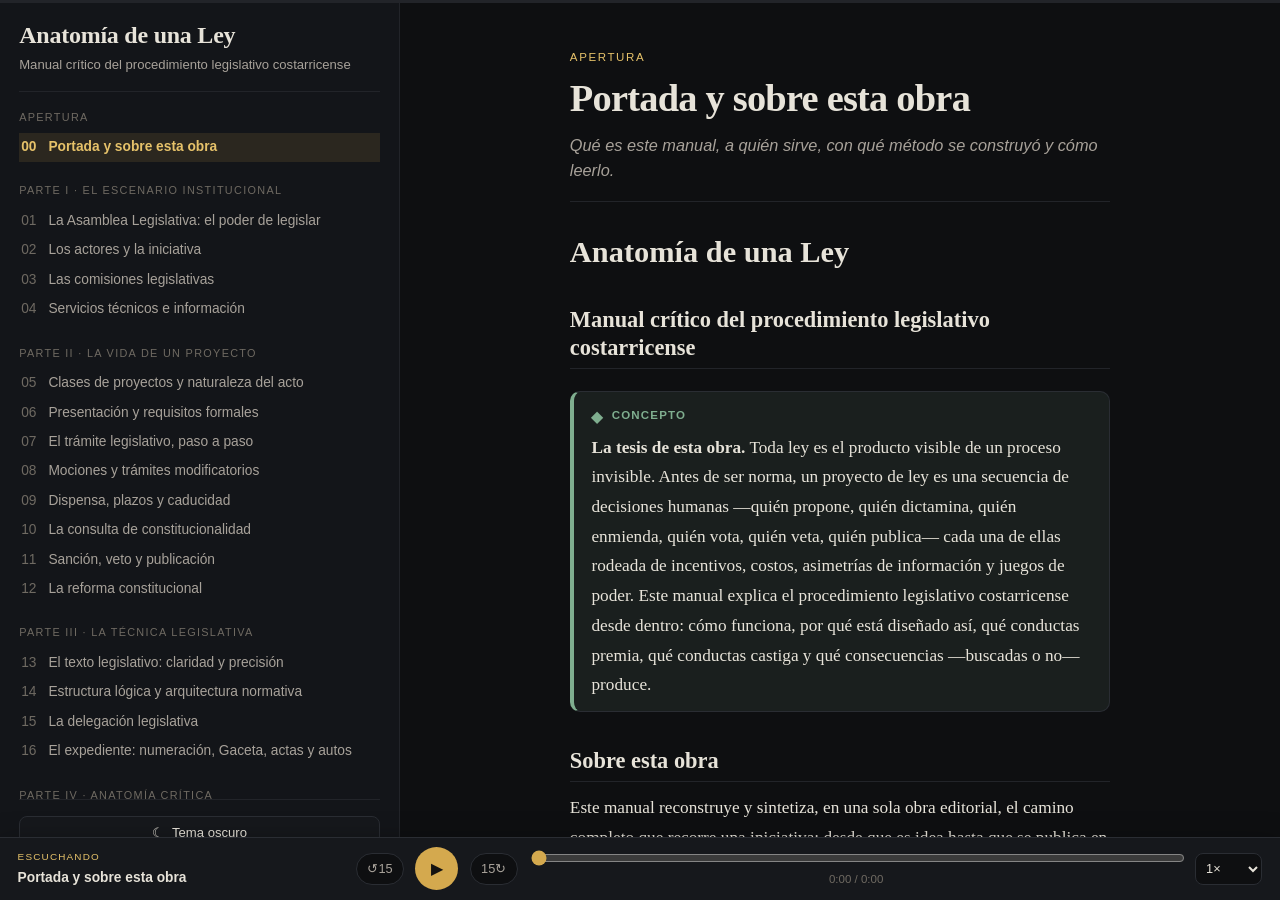
<file: index.html>
<!DOCTYPE html>
<html lang="es">
<head>
  <meta charset="UTF-8" />
  <meta http-equiv="refresh" content="0; url=web/index.html" />
  <title>Anatomía de una Ley — Manual crítico del procedimiento legislativo costarricense</title>
</head>
<body>
  <p>Redirigiendo a <a href="web/index.html">Anatomía de una Ley</a>…</p>
</body>
</html>
</file>
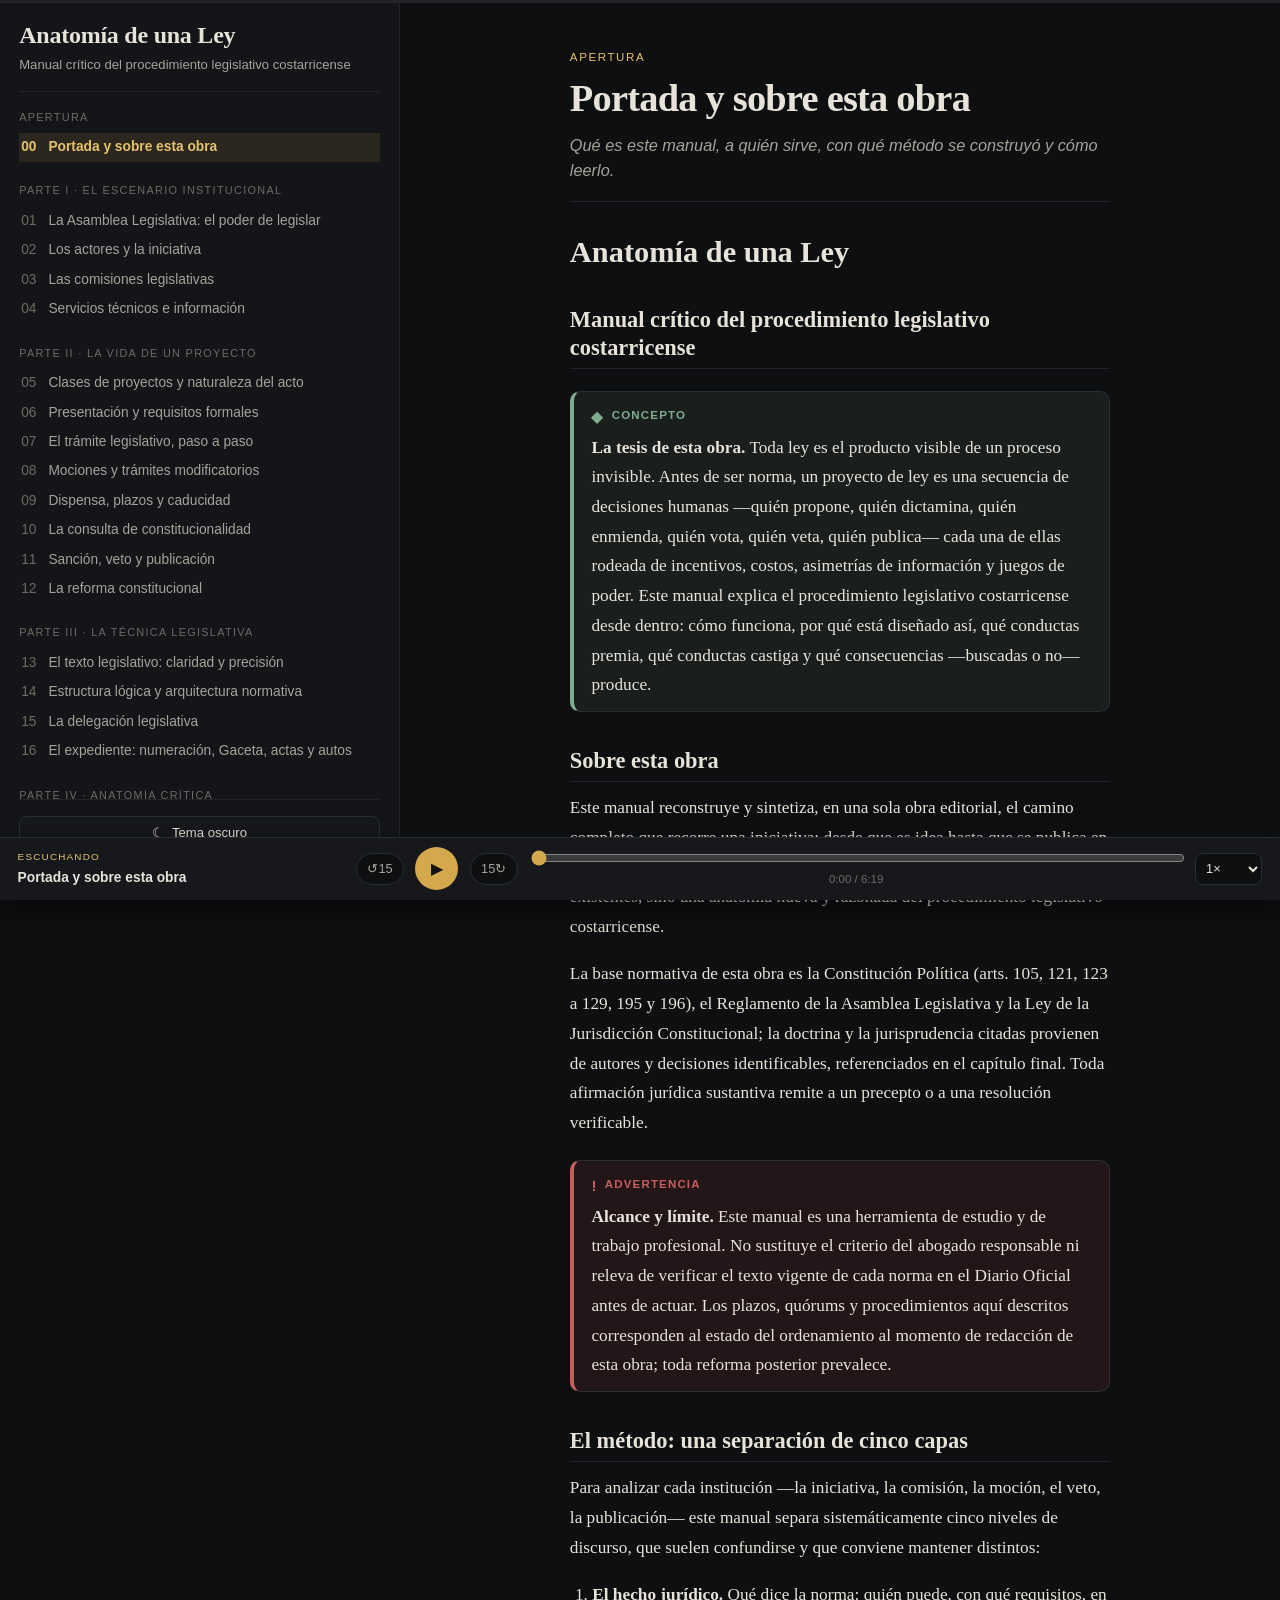
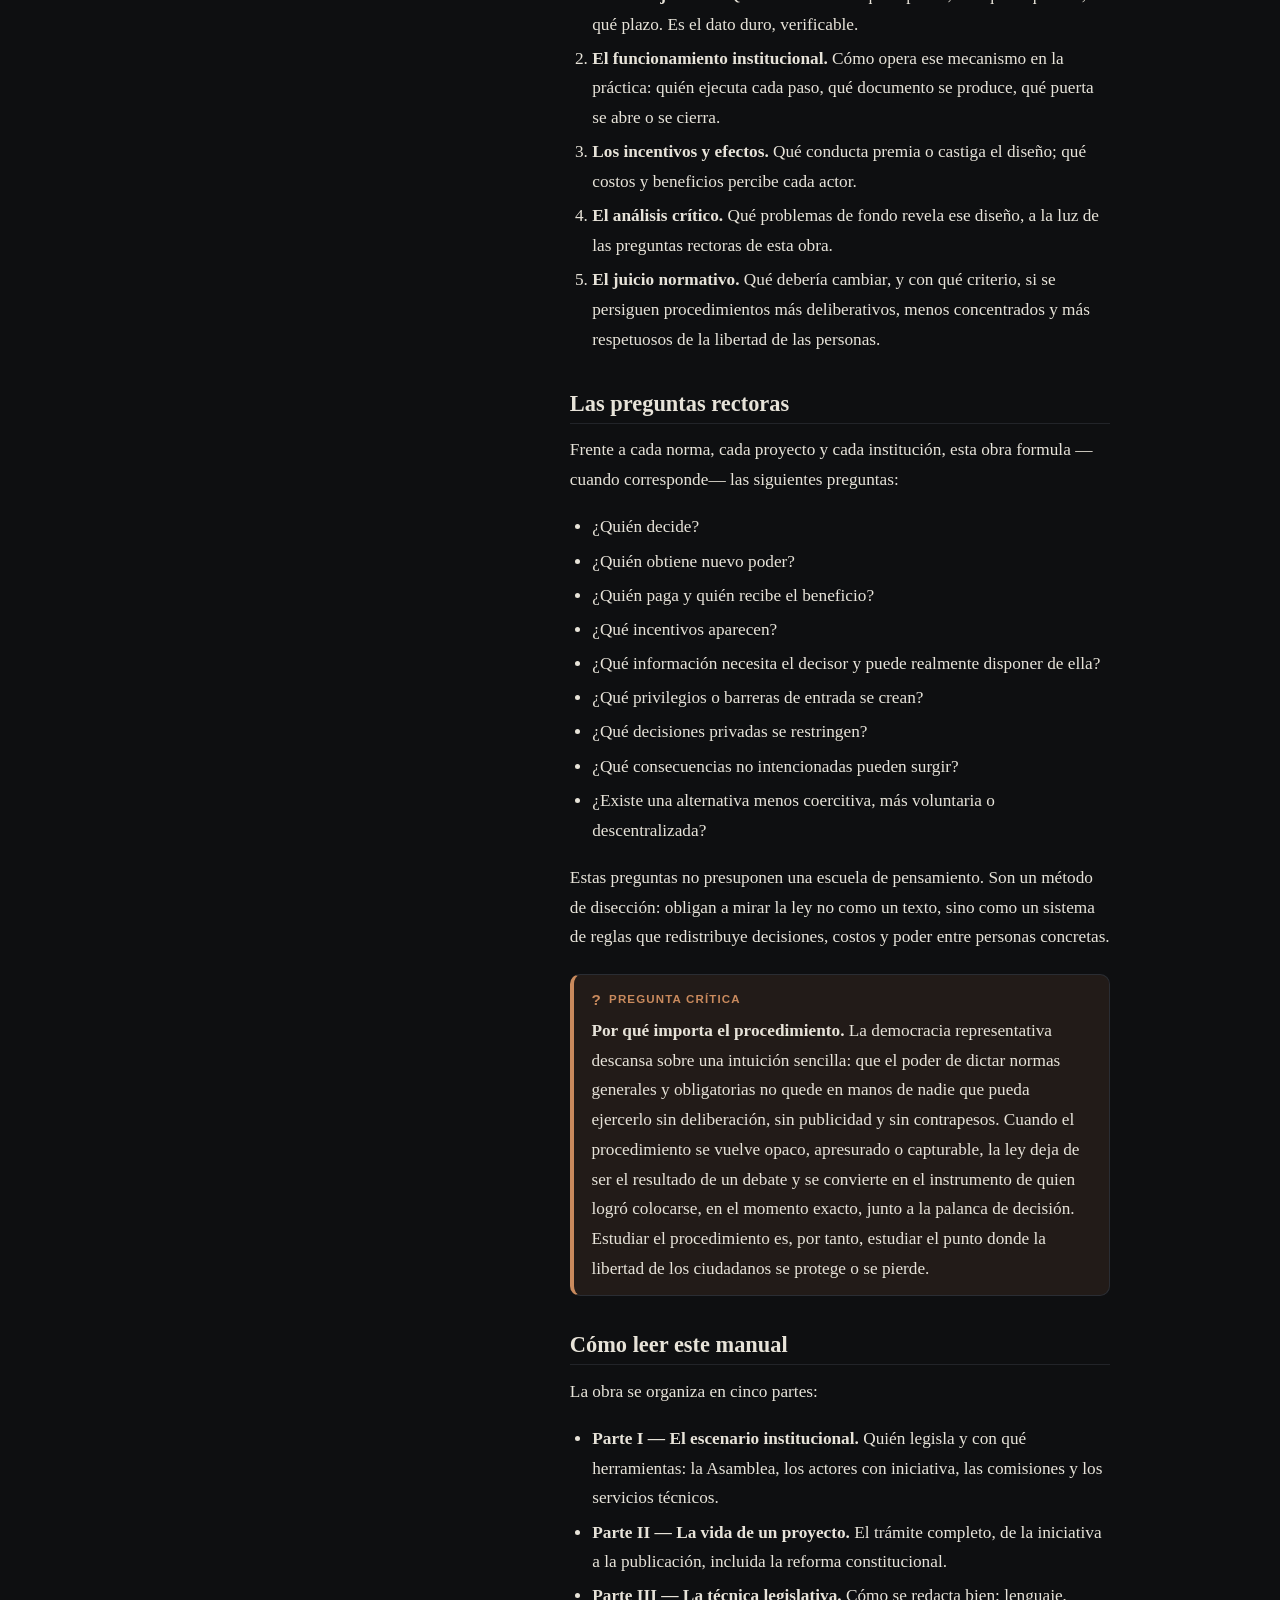
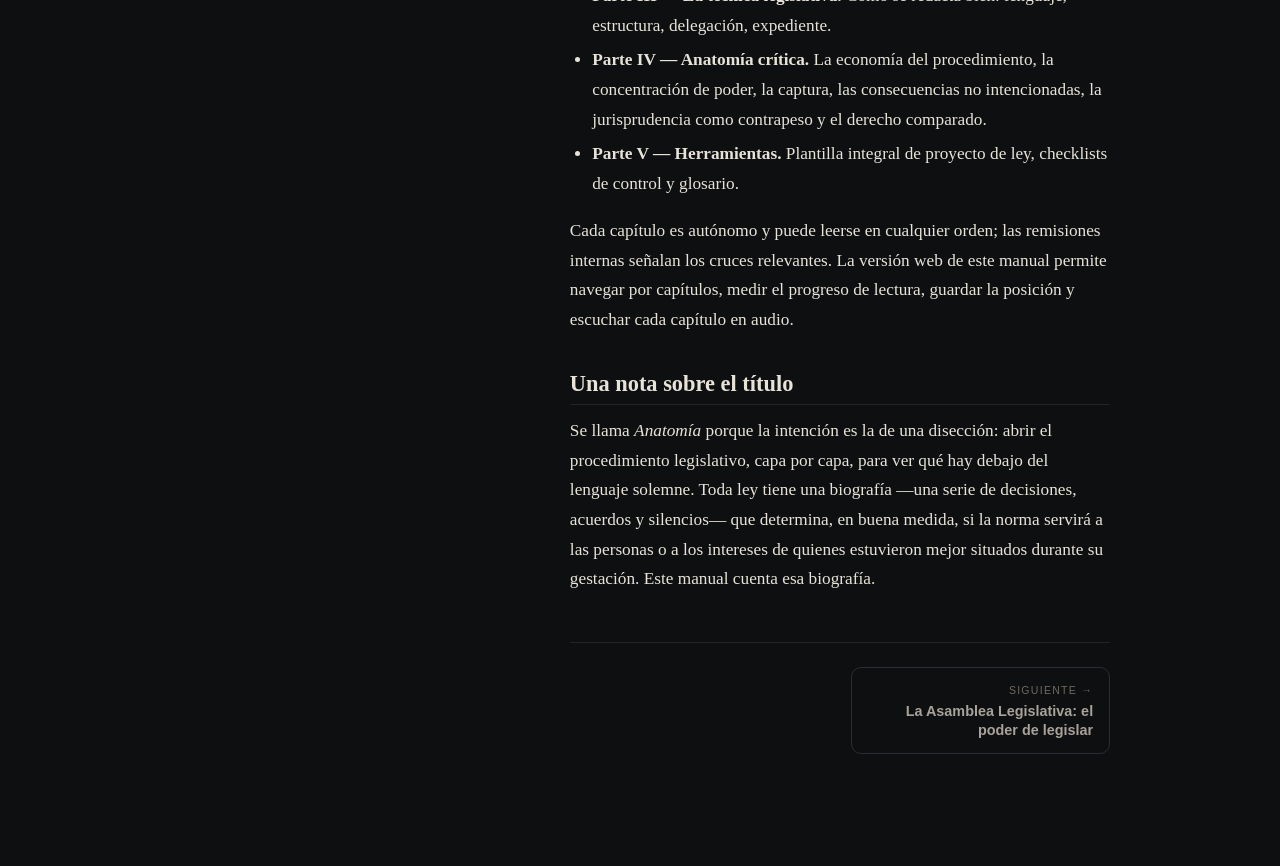
<file: web/index.html>
<!DOCTYPE html>
<html lang="es" data-tema="oscuro">
<head>
  <meta charset="UTF-8" />
  <meta name="viewport" content="width=device-width, initial-scale=1.0" />
  <title>Anatomía de una Ley · Manual crítico del procedimiento legislativo costarricense</title>
  <meta name="description" content="Manual crítico del procedimiento legislativo costarricense: procedimiento, técnica legislativa, doctrina, jurisprudencia, plantillas y checklists." />
  <link rel="stylesheet" href="assets/css/estilo.css" />
  <script>document.documentElement.dataset.tema = localStorage.getItem("anatomia.tema") || "oscuro";</script>
</head>
<body>

  <div class="progreso" id="barra-progreso" aria-hidden="true"><div class="progreso__relleno" id="barra-relleno"></div></div>

  <div class="marco">
    <!-- ══════════ Sidebar ══════════ -->
    <aside class="lateral" id="lateral">
      <header class="lateral__cabecera">
        <h1 class="lateral__titulo">Anatomía de una Ley</h1>
        <p class="lateral__subtitulo">Manual crítico del procedimiento legislativo costarricense</p>
      </header>

      <nav class="indice" id="indice" aria-label="Índice del libro"></nav>

      <footer class="lateral__pie">
        <button class="boton boton--tema" id="boton-tema" type="button" aria-label="Cambiar tema">
          <span id="tema-icono">☾</span><span id="tema-texto">Tema oscuro</span>
        </button>
        <p class="lateral__nota">No sustituye el criterio profesional del abogado responsable.</p>
      </footer>
    </aside>

    <!-- ══════════ Lector ══════════ -->
    <main class="lector" id="lector">
      <button class="boton boton--menu" id="boton-menu" type="button" aria-label="Abrir índice">☰</button>

      <article class="capitulo" id="capitulo">
        <div class="capitulo__cargando">Cargando…</div>
      </article>

      <nav class="navegacion" id="navegacion" aria-label="Navegación entre capítulos"></nav>
    </main>
  </div>

  <!-- ══════════ Reproductor de audio ══════════ -->
  <footer class="reproductor" id="reproductor" hidden>
    <div class="reproductor__meta">
      <span class="reproductor__etiqueta" id="audio-etiqueta">Escuchando</span>
      <span class="reproductor__titulo" id="audio-titulo"></span>
    </div>
    <button class="reproductor__boton" id="audio-retro" type="button" title="Retroceder 15 s" aria-label="Retroceder 15 segundos">↺15</button>
    <button class="reproductor__boton reproductor__boton--play" id="audio-play" type="button" title="Reproducir / pausar" aria-label="Reproducir o pausar">▶</button>
    <button class="reproductor__boton" id="audio-adelante" type="button" title="Avanzar 15 s" aria-label="Avanzar 15 segundos">15↻</button>
    <div class="reproductor__pista">
      <input type="range" id="audio-barra" min="0" max="100" step="0.1" value="0" aria-label="Progreso de la reproducción" />
      <div class="reproductor__tiempo"><span id="audio-actual">0:00</span> / <span id="audio-total">0:00</span></div>
    </div>
    <select class="reproductor__velocidad" id="audio-velocidad" title="Velocidad de reproducción" aria-label="Velocidad de reproducción">
      <option value="0.75">0.75×</option>
      <option value="1" selected>1×</option>
      <option value="1.25">1.25×</option>
      <option value="1.5">1.5×</option>
      <option value="2">2×</option>
    </select>
    <audio id="audio" preload="metadata"></audio>
  </footer>

  <div class="velo" id="velo" hidden></div>

  <script src="data/libro.js"></script>
  <script src="assets/js/app.js"></script>
</body>
</html>
</file>
<file: web/assets/css/estilo.css>
/* ==========================================================================
   Anatomía de una Ley — hoja de estilos
   Dark mode por defecto · diseño editorial · responsive
   ========================================================================== */

:root {
  /* Tipografía */
  --serif: "Iowan Old Style", "Palatino Linotype", "Book Antiqua", Palatino, Georgia, "Times New Roman", serif;
  --sans: -apple-system, BlinkMacSystemFont, "Segoe UI", Roboto, "Helvetica Neue", Arial, sans-serif;
  --mono: ui-monospace, "SF Mono", "Menlo", "Consolas", monospace;

  /* Escala */
  --fs-base: 1.08rem;
  --fs-cuerpo: 1.08rem;
  --medida: 70ch;

  /* Espaciado */
  --espacio: 1rem;
}

/* ── Tema oscuro (por defecto) ─────────────────────────────────────────── */
html[data-tema="oscuro"] {
  color-scheme: dark;
  --fondo: #0e0f11;
  --fondo-elevado: #16181c;
  --fondo-lateral: #131519;
  --texto: #e7e3d9;
  --texto-suave: #a8a29a;
  --texto-tenue: #6f6a62;
  --borde: #2a2d33;
  --borde-suave: #222429;
  --acento: #d4a94e;
  --acento-suave: rgba(212, 169, 78, 0.12);
  --acento-texto: #e6c26a;

  --callout-norma: #5d8fc9;
  --callout-norma-fondo: rgba(93, 143, 201, 0.10);
  --callout-concepto: #7fae8f;
  --callout-concepto-fondo: rgba(127, 174, 143, 0.10);
  --callout-critica: #c98a5d;
  --callout-critica-fondo: rgba(201, 138, 93, 0.10);
  --callout-advertencia: #c95d5d;
  --callout-advertencia-fondo: rgba(201, 93, 93, 0.10);
  --callout-ejemplo: #9d86c9;
  --callout-ejemplo-fondo: rgba(157, 134, 201, 0.10);
  --callout-preguntas: #6fb3b8;
  --callout-preguntas-fondo: rgba(111, 179, 184, 0.10);

  --sombra: 0 10px 30px rgba(0, 0, 0, 0.5);
  --progreso: var(--acento);
}

/* ── Tema claro ────────────────────────────────────────────────────────── */
html[data-tema="claro"] {
  color-scheme: light;
  --fondo: #f6f4ef;
  --fondo-elevado: #ffffff;
  --fondo-lateral: #efede7;
  --texto: #23201b;
  --texto-suave: #57524a;
  --texto-tenue: #8a847a;
  --borde: #d8d3c8;
  --borde-suave: #e6e2d9;
  --acento: #9a7317;
  --acento-suave: rgba(154, 115, 23, 0.10);
  --acento-texto: #8a6712;

  --callout-norma: #35639c;
  --callout-norma-fondo: rgba(53, 99, 156, 0.08);
  --callout-concepto: #3f7a55;
  --callout-concepto-fondo: rgba(63, 122, 85, 0.08);
  --callout-critica: #a05c2c;
  --callout-critica-fondo: rgba(160, 92, 44, 0.08);
  --callout-advertencia: #a83a3a;
  --callout-advertencia-fondo: rgba(168, 58, 58, 0.08);
  --callout-ejemplo: #6b51a3;
  --callout-ejemplo-fondo: rgba(107, 81, 163, 0.08);
  --callout-preguntas: #2f7d83;
  --callout-preguntas-fondo: rgba(47, 125, 131, 0.08);

  --sombra: 0 10px 24px rgba(60, 50, 30, 0.12);
}

/* ── Base ──────────────────────────────────────────────────────────────── */
* { box-sizing: border-box; }

html { scroll-behavior: smooth; }

body {
  margin: 0;
  background: var(--fondo);
  color: var(--texto);
  font-family: var(--serif);
  font-size: var(--fs-base);
  line-height: 1.72;
  -webkit-font-smoothing: antialiased;
  text-rendering: optimizeLegibility;
}

/* ── Barra de progreso de lectura ──────────────────────────────────────── */
.progreso {
  position: fixed;
  top: 0; left: 0; right: 0;
  height: 3px;
  background: var(--borde-suave);
  z-index: 100;
}
.progreso__relleno {
  height: 100%;
  width: 0;
  background: var(--progreso);
  transition: width 80ms linear;
}

/* ── Marco ─────────────────────────────────────────────────────────────── */
.marco {
  display: grid;
  grid-template-columns: 400px minmax(0, 1fr);
  min-height: 100vh;
}

/* ── Sidebar ───────────────────────────────────────────────────────────── */
.lateral {
  position: sticky;
  top: 0;
  width: 400px;
  height: 100vh;
  overflow-y: auto;
  background: var(--fondo-lateral);
  border-right: 1px solid var(--borde-suave);
  display: flex;
  flex-direction: column;
  padding: 1.4rem 1.2rem;
  z-index: 40;
}

.lateral__cabecera { padding-bottom: 1rem; border-bottom: 1px solid var(--borde-suave); }

.lateral__titulo {
  font-size: 1.5rem;
  line-height: 1.15;
  margin: 0 0 0.4rem;
  font-weight: 600;
  letter-spacing: -0.01em;
}

.lateral__subtitulo {
  font-family: var(--sans);
  font-size: 0.82rem;
  color: var(--texto-suave);
  margin: 0;
  line-height: 1.4;
}

.indice { flex: 1; overflow-y: auto; padding: 1rem 0; }

.indice__parte {
  font-family: var(--sans);
  font-size: 0.68rem;
  letter-spacing: 0.12em;
  text-transform: uppercase;
  color: var(--texto-tenue);
  margin: 1.2rem 0 0.4rem;
}
.indice__parte:first-child { margin-top: 0; }

.indice__item {
  display: block;
  padding: 0.34rem 0.5rem;
  margin: 0 -0.5rem;
  border-radius: 6px;
  font-family: var(--sans);
  font-size: 0.86rem;
  line-height: 1.35;
  color: var(--texto-suave);
  text-decoration: none;
  cursor: pointer;
  border-left: 2px solid transparent;
}
.indice__item:hover { background: var(--acento-suave); color: var(--texto); }
.indice__item.activo {
  color: var(--acento-texto);
  border-left-color: var(--acento);
  background: var(--acento-suave);
  font-weight: 600;
}

.indice__num {
  display: inline-block;
  min-width: 1.7rem;
  font-variant-numeric: tabular-nums;
  color: var(--texto-tenue);
}
.indice__item.activo .indice__num { color: var(--acento-texto); }

.lateral__pie { border-top: 1px solid var(--borde-suave); padding-top: 1rem; }

.boton {
  font-family: var(--sans);
  font-size: 0.82rem;
  border: 1px solid var(--borde);
  background: var(--fondo-elevado);
  color: var(--texto);
  border-radius: 8px;
  padding: 0.5rem 0.8rem;
  cursor: pointer;
}
.boton:hover { border-color: var(--acento); }
.boton--tema { display: flex; align-items: center; gap: 0.5rem; width: 100%; justify-content: center; }

.lateral__nota {
  font-family: var(--sans);
  font-size: 0.7rem;
  color: var(--texto-tenue);
  margin: 0.8rem 0 0;
  line-height: 1.4;
}

/* ── Lector ────────────────────────────────────────────────────────────── */
.lector {
  padding: 3rem 2rem 7rem;
  max-width: var(--medida);
  width: 100%;
  margin: 0 auto;
  position: relative;
}

.boton--menu {
  display: none;
  position: fixed;
  top: 0.9rem; left: 0.9rem;
  z-index: 60;
  border-radius: 8px;
}

.capitulo__cargando { color: var(--texto-tenue); font-family: var(--sans); }

.capitulo__parte {
  font-family: var(--sans);
  font-size: 0.72rem;
  letter-spacing: 0.14em;
  text-transform: uppercase;
  color: var(--acento-texto);
  margin: 0 0 0.6rem;
}

.capitulo__titulo {
  font-size: 2.4rem;
  line-height: 1.12;
  margin: 0 0 0.8rem;
  font-weight: 600;
  letter-spacing: -0.02em;
  text-wrap: balance;
}

.capitulo__resumen {
  font-family: var(--sans);
  font-size: 1.02rem;
  color: var(--texto-suave);
  font-style: italic;
  margin: 0 0 1.6rem;
  padding-bottom: 1.2rem;
  border-bottom: 1px solid var(--borde-suave);
  line-height: 1.5;
}

/* ── Cuerpo del capítulo ───────────────────────────────────────────────── */
.capitulo__cuerpo { max-width: 100%; }

.capitulo__cuerpo h1 { font-size: 1.9rem; margin: 2rem 0 0.8rem; line-height: 1.2; }
.capitulo__cuerpo h2 {
  font-size: 1.4rem;
  margin: 2.2rem 0 0.7rem;
  line-height: 1.25;
  padding-bottom: 0.35rem;
  border-bottom: 1px solid var(--borde-suave);
}
.capitulo__cuerpo h3 { font-size: 1.15rem; margin: 1.7rem 0 0.5rem; }

.capitulo__cuerpo p { margin: 0 0 1.1rem; }

.capitulo__cuerpo a { color: var(--acento-texto); text-decoration-thickness: 1px; text-underline-offset: 2px; }
.capitulo__cuerpo a:hover { text-decoration-style: dotted; }

.capitulo__cuerpo strong { font-weight: 650; color: var(--texto); }
.capitulo__cuerpo em { font-style: italic; }

.capitulo__cuerpo ul, .capitulo__cuerpo ol { margin: 0 0 1.1rem; padding-left: 1.4rem; }
.capitulo__cuerpo li { margin: 0.28rem 0; }

.capitulo__cuerpo blockquote {
  margin: 1.2rem 0;
  padding: 0.4rem 1.2rem;
  border-left: 3px solid var(--acento);
  color: var(--texto-suave);
  font-style: italic;
}

.capitulo__cuerpo code {
  font-family: var(--mono);
  font-size: 0.86em;
  background: var(--borde-suave);
  padding: 0.1rem 0.35rem;
  border-radius: 4px;
}

.capitulo__cuerpo pre {
  background: var(--fondo-elevado);
  border: 1px solid var(--borde-suave);
  border-radius: 10px;
  padding: 1rem 1.2rem;
  overflow-x: auto;
  margin: 1.2rem 0;
}
.capitulo__cuerpo pre code { background: none; padding: 0; font-size: 0.82rem; line-height: 1.6; }

.capitulo__cuerpo hr {
  border: none;
  border-top: 1px solid var(--borde-suave);
  margin: 2.5rem 0;
}

.capitulo__cuerpo table {
  border-collapse: collapse;
  width: 100%;
  margin: 1.2rem 0;
  font-family: var(--sans);
  font-size: 0.85rem;
  display: block;
  overflow-x: auto;
}
.capitulo__cuerpo th, .capitulo__cuerpo td {
  border: 1px solid var(--borde);
  padding: 0.5rem 0.7rem;
  text-align: left;
  vertical-align: top;
}
.capitulo__cuerpo th { background: var(--fondo-elevado); font-weight: 600; }
.capitulo__cuerpo tr:nth-child(even) td { background: var(--fondo-elevado); }

/* ── Bloques destacados (callouts) ─────────────────────────────────────── */
.callout {
  border: 1px solid var(--borde);
  border-left: 4px solid var(--acento);
  border-radius: 10px;
  padding: 0.9rem 1.1rem 0.7rem;
  margin: 1.4rem 0;
  background: var(--fondo-elevado);
}
.callout__label {
  font-family: var(--sans);
  font-size: 0.72rem;
  font-weight: 700;
  letter-spacing: 0.1em;
  text-transform: uppercase;
  display: flex;
  align-items: center;
  gap: 0.45rem;
  margin-bottom: 0.4rem;
}
.callout__icon { font-size: 0.95rem; line-height: 1; }
.callout__body > *:first-child { margin-top: 0; }
.callout__body > *:last-child { margin-bottom: 0; }
.callout__body p:last-child { margin-bottom: 0; }

.callout--norma    { border-left-color: var(--callout-norma);    background: var(--callout-norma-fondo); }
.callout--norma .callout__label    { color: var(--callout-norma); }
.callout--concepto { border-left-color: var(--callout-concepto); background: var(--callout-concepto-fondo); }
.callout--concepto .callout__label { color: var(--callout-concepto); }
.callout--critica  { border-left-color: var(--callout-critica);  background: var(--callout-critica-fondo); }
.callout--critica .callout__label  { color: var(--callout-critica); }
.callout--advertencia { border-left-color: var(--callout-advertencia); background: var(--callout-advertencia-fondo); }
.callout--advertencia .callout__label { color: var(--callout-advertencia); }
.callout--ejemplo  { border-left-color: var(--callout-ejemplo);  background: var(--callout-ejemplo-fondo); }
.callout--ejemplo .callout__label  { color: var(--callout-ejemplo); }
.callout--preguntas { border-left-color: var(--callout-preguntas); background: var(--callout-preguntas-fondo); }
.callout--preguntas .callout__label { color: var(--callout-preguntas); }

/* ── Navegación prev/next ──────────────────────────────────────────────── */
.navegacion {
  display: flex;
  justify-content: space-between;
  gap: 1rem;
  margin-top: 3rem;
  padding-top: 1.5rem;
  border-top: 1px solid var(--borde-suave);
}

.nav-enlace {
  font-family: var(--sans);
  text-decoration: none;
  color: var(--texto-suave);
  border: 1px solid var(--borde);
  border-radius: 10px;
  padding: 0.8rem 1rem;
  display: flex;
  flex-direction: column;
  gap: 0.2rem;
  max-width: 48%;
  transition: border-color 120ms, transform 120ms;
}
.nav-enlace:hover { border-color: var(--acento); color: var(--texto); transform: translateY(-1px); }
.nav-enlace__rotulo {
  font-size: 0.66rem;
  letter-spacing: 0.12em;
  text-transform: uppercase;
  color: var(--texto-tenue);
}
.nav-enlace__titulo { font-size: 0.9rem; font-weight: 600; line-height: 1.3; }
.nav-enlace--siguiente { text-align: right; }

/* ── Reproductor de audio ──────────────────────────────────────────────── */
.reproductor {
  position: fixed;
  bottom: 0; left: 0; right: 0;
  background: var(--fondo-elevado);
  border-top: 1px solid var(--borde);
  box-shadow: var(--sombra);
  display: grid;
  grid-template-columns: minmax(160px, 1.2fr) auto auto auto minmax(200px, 2.4fr) auto;
  align-items: center;
  gap: 0.7rem;
  padding: 0.6rem 1.1rem;
  z-index: 80;
  font-family: var(--sans);
}

.reproductor__meta { min-width: 0; }
.reproductor__etiqueta {
  display: block;
  font-size: 0.62rem;
  letter-spacing: 0.12em;
  text-transform: uppercase;
  color: var(--acento-texto);
}
.reproductor__titulo {
  display: block;
  font-size: 0.86rem;
  font-weight: 600;
  color: var(--texto);
  white-space: nowrap; overflow: hidden; text-overflow: ellipsis;
}

.reproductor__boton {
  font-family: var(--sans);
  font-size: 0.8rem;
  border: 1px solid var(--borde);
  background: var(--fondo);
  color: var(--texto-suave);
  border-radius: 999px;
  padding: 0.45rem 0.65rem;
  cursor: pointer;
  white-space: nowrap;
}
.reproductor__boton:hover { border-color: var(--acento); color: var(--texto); }
.reproductor__boton--play {
  width: 2.7rem; height: 2.7rem;
  border-radius: 999px;
  background: var(--acento);
  color: #141210;
  font-size: 1rem;
  border: none;
  display: grid; place-items: center;
}
.reproductor__boton--play:hover { background: var(--acento-texto); color: #141210; }

.reproductor__pista { display: flex; flex-direction: column; gap: 0.15rem; }
.reproductor__pista input[type="range"] {
  width: 100%;
  accent-color: var(--acento);
  cursor: pointer;
}
.reproductor__tiempo {
  font-size: 0.72rem;
  color: var(--texto-tenue);
  font-variant-numeric: tabular-nums;
  text-align: center;
}

.reproductor__velocidad {
  font-family: var(--sans);
  font-size: 0.8rem;
  background: var(--fondo);
  color: var(--texto);
  border: 1px solid var(--borde);
  border-radius: 8px;
  padding: 0.4rem 0.4rem;
  cursor: pointer;
}

.velo {
  position: fixed; inset: 0;
  background: rgba(0,0,0,0.45);
  z-index: 45;
}

/* ── Responsive ────────────────────────────────────────────────────────── */
@media (max-width: 860px) {
  .marco { grid-template-columns: 1fr; }

  .lateral {
    position: fixed;
    top: 0; left: 0; bottom: 0;
    width: 82vw; max-width: 320px;
    transform: translateX(-100%);
    transition: transform 220ms ease;
    box-shadow: var(--sombra);
    z-index: 50;
  }
  body.menu-abierto .lateral { transform: translateX(0); }

  .boton--menu { display: inline-flex; }

  .lector { padding: 3.5rem 1.2rem 13rem; }

  .capitulo__titulo { font-size: 1.85rem; }

  .reproductor {
    grid-template-columns: auto auto auto 1fr auto;
    grid-template-rows: auto auto;
    gap: 0.4rem 0.6rem;
  }
  .reproductor__meta { grid-column: 1 / -1; grid-row: 1; }
  .reproductor__pista { grid-column: 1 / -1; grid-row: 3; }
  .reproductor__boton { grid-row: 2; }
  .reproductor__velocidad { grid-row: 2; }
}

/* Scrollbars */
.lateral::-webkit-scrollbar, .indice::-webkit-scrollbar { width: 8px; }
.lateral::-webkit-scrollbar-thumb, .indice::-webkit-scrollbar-thumb {
  background: var(--borde); border-radius: 4px;
}

::selection { background: var(--acento-suave); }
</file>
